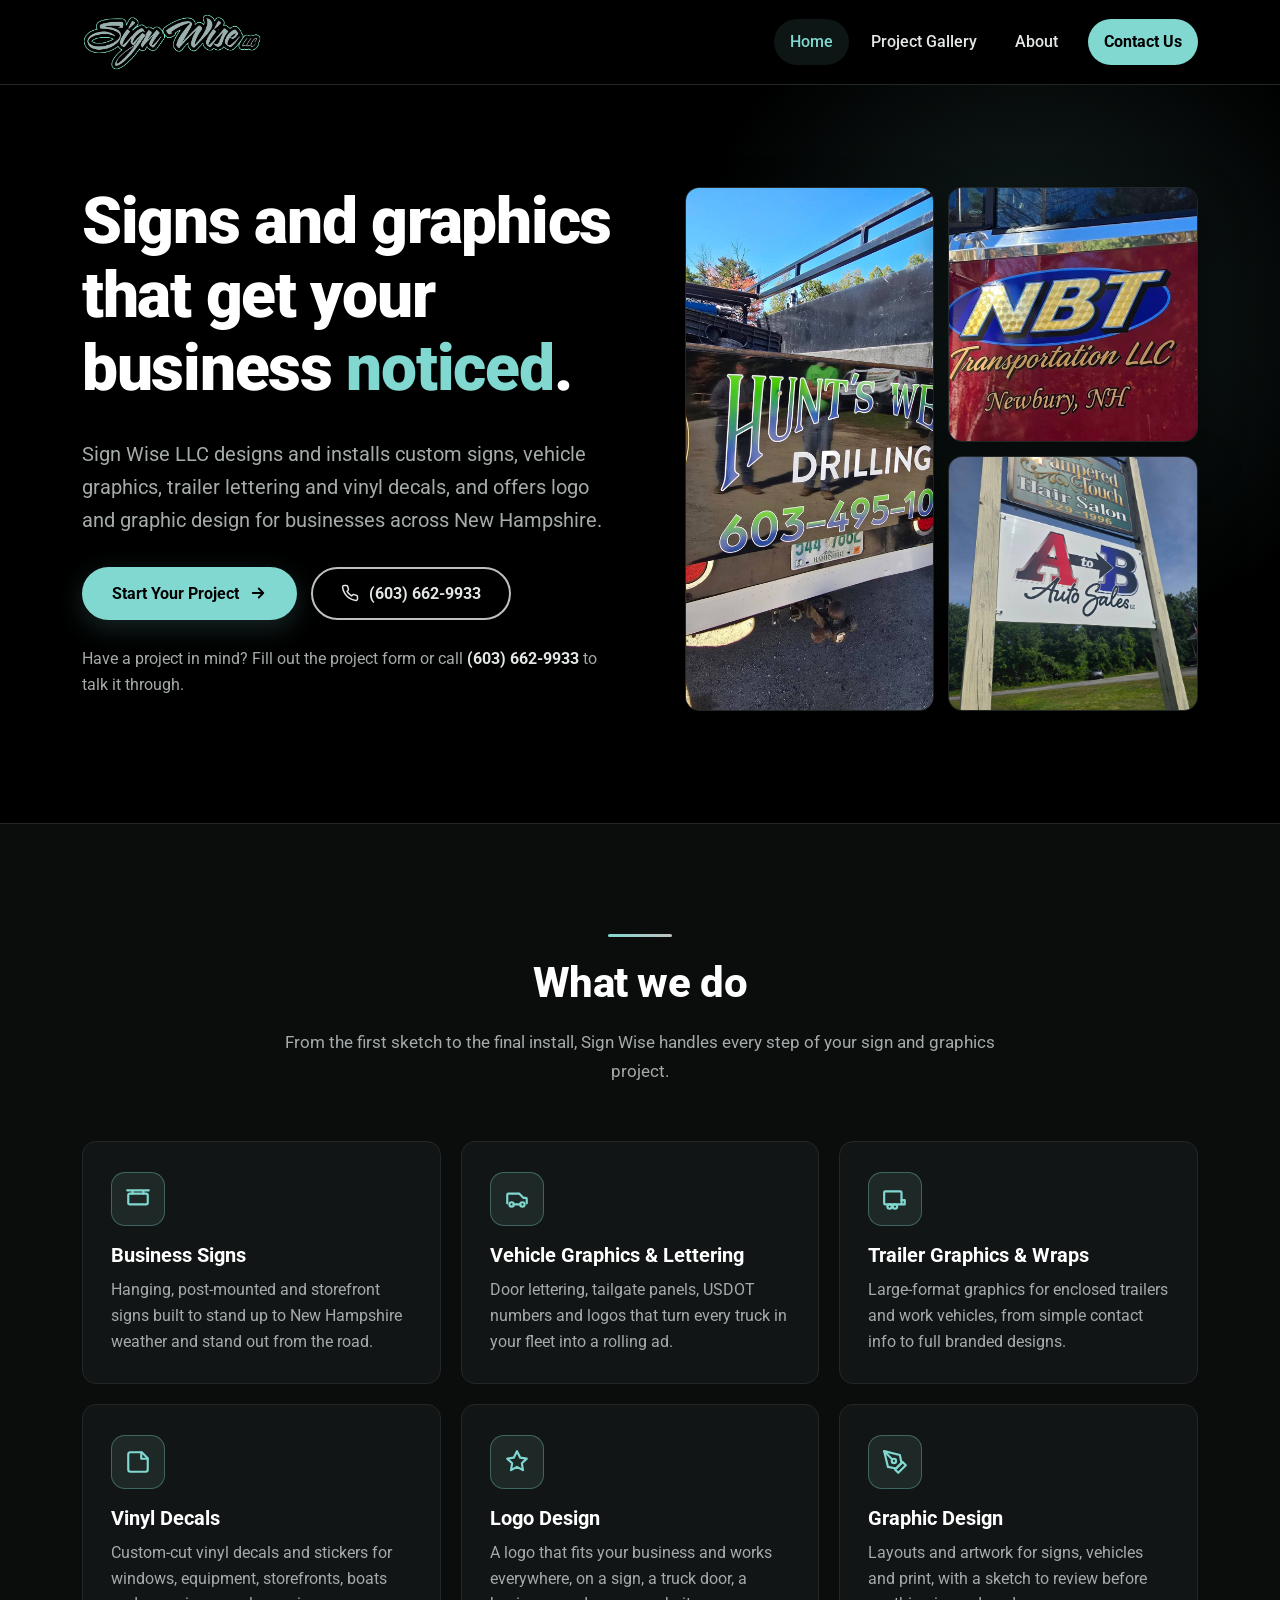
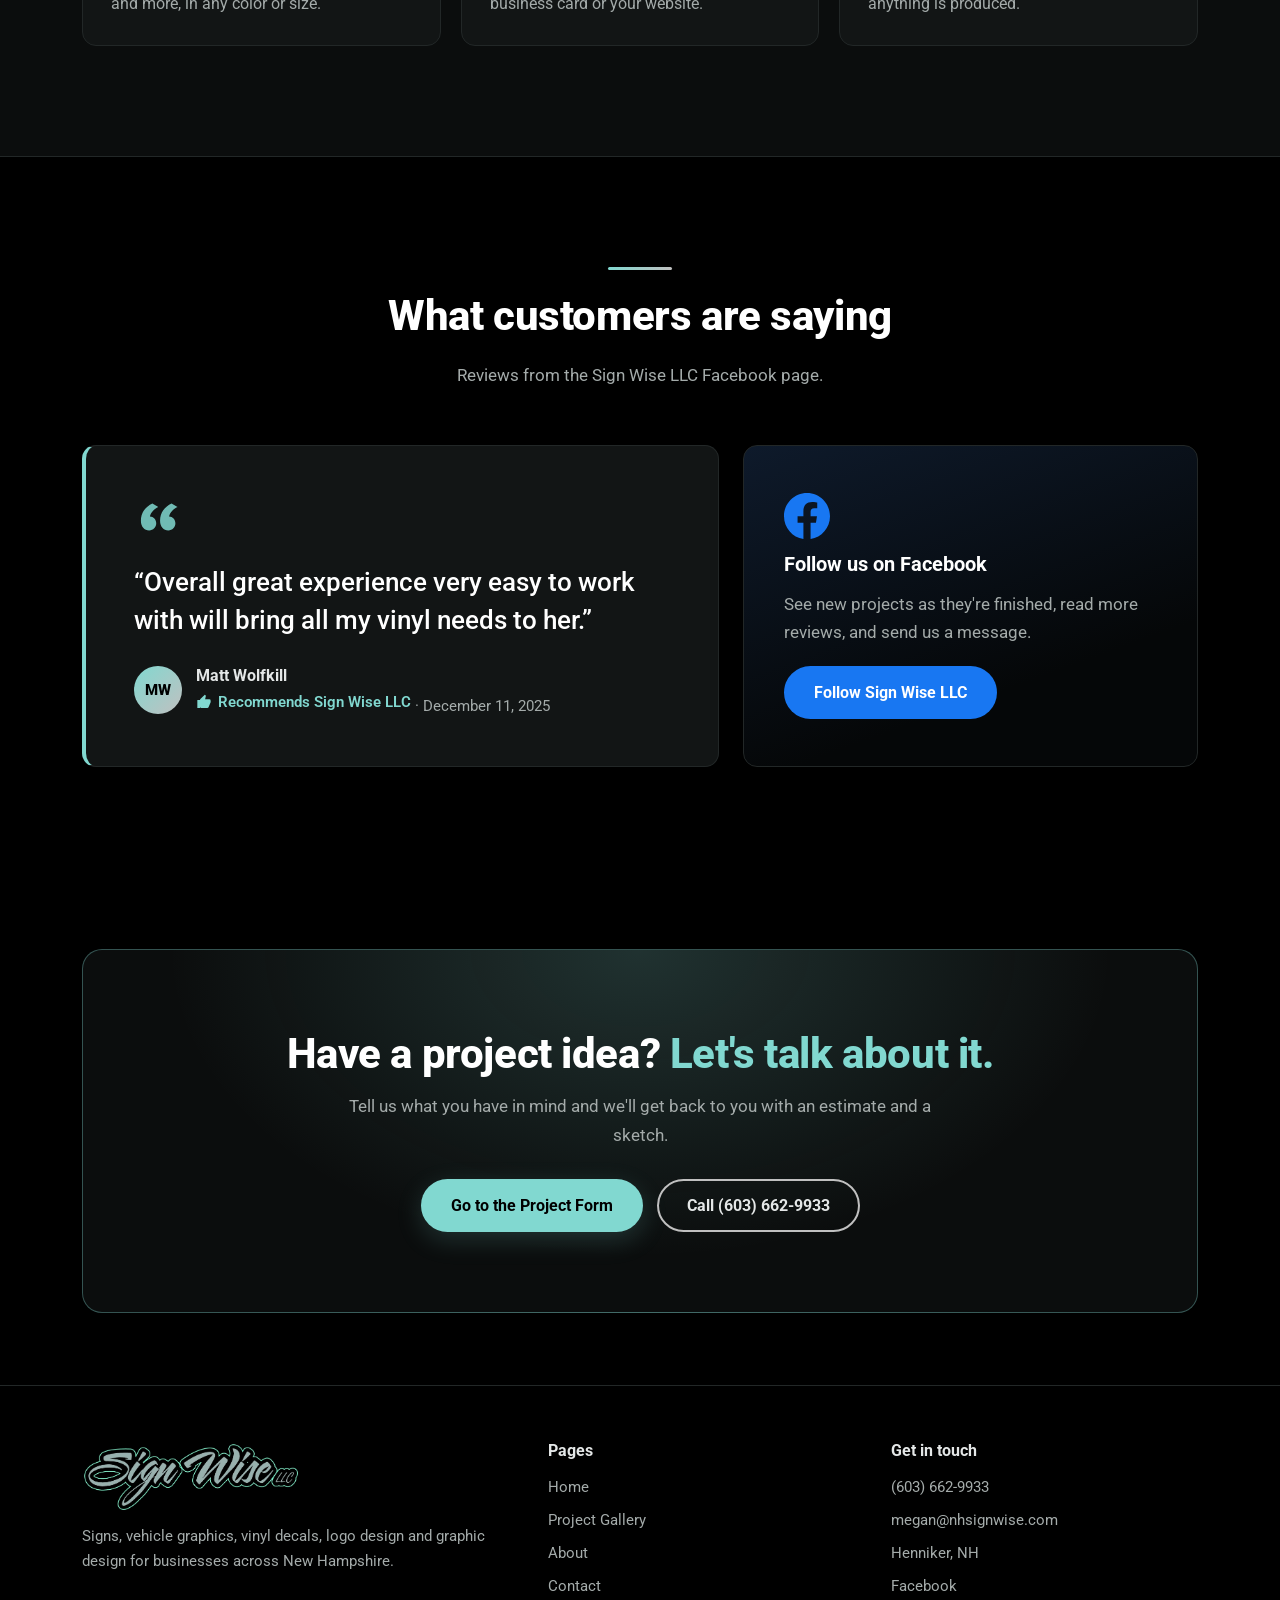
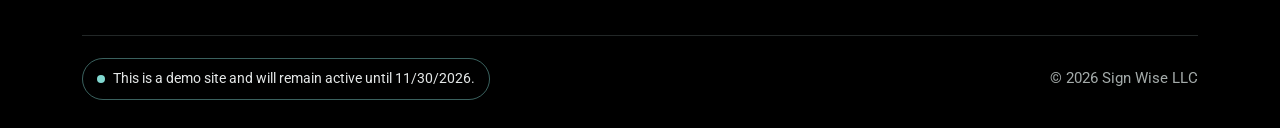
<file: index.html>
﻿<!DOCTYPE html>
<html lang="en">
<head>
  <meta charset="UTF-8">
  <meta name="viewport" content="width=device-width, initial-scale=1.0">
  <title>Sign Wise LLC | Signs, Vehicle Graphics &amp; Vinyl Decals in Henniker, NH</title>
  <meta name="description" content="Sign Wise LLC in Henniker, NH creates custom signs, vehicle graphics and lettering, trailer graphics, vinyl decals, logo design and graphic design for New Hampshire businesses.">
  <link rel="preconnect" href="https://fonts.googleapis.com">
  <link rel="preconnect" href="https://fonts.gstatic.com" crossorigin>
  <link href="https://fonts.googleapis.com/css2?family=Roboto:wght@300;400;500;600;700;800;900&display=swap" rel="stylesheet">
  <link rel="stylesheet" href="assets/css/styles.css">
</head>
<body>
  <a class="skip-link" href="#main">Skip to content</a>

  <header class="site-header">
    <nav class="container nav" aria-label="Main">
      <a class="brand" href="index.html" aria-label="Sign Wise LLC home">
        <img src="assets/images/sign-wise-logo-nav.png" alt="Sign Wise LLC" width="1250" height="402">
      </a>
      <button class="nav-toggle" type="button" aria-expanded="false" aria-controls="nav-links" aria-label="Open menu">
        <svg viewBox="0 0 24 24" fill="none" stroke="currentColor" stroke-width="2" stroke-linecap="round"><path d="M4 7h16M4 12h16M4 17h16"/></svg>
      </button>
      <ul class="nav-links" id="nav-links">
        <li><a href="index.html" aria-current="page">Home</a></li>
        <li><a href="gallery.html">Project Gallery</a></li>
        <li><a href="about.html">About</a></li>
        <li><a class="nav-cta" href="contact.html">Contact Us</a></li>
      </ul>
    </nav>
  </header>

  <main id="main">
    <!-- Hero -->
    <section class="hero">
      <div class="container hero-grid">
        <div>
          <h1>Signs and graphics that get your business <span class="accent">noticed</span>.</h1>
          <p class="hero-lead">Sign Wise LLC designs and installs custom signs, vehicle graphics, trailer lettering and vinyl decals, and offers logo and graphic design for businesses across New Hampshire.</p>
          <div class="btn-row">
            <a class="btn btn--primary" href="contact.html">
              Start Your Project
              <svg viewBox="0 0 24 24" fill="none" stroke="currentColor" stroke-width="2.4" stroke-linecap="round" stroke-linejoin="round"><path d="M5 12h14M13 6l6 6-6 6"/></svg>
            </a>
            <a class="btn btn--outline" href="tel:+16036629933">
              <svg viewBox="0 0 24 24" fill="none" stroke="currentColor" stroke-width="2" stroke-linecap="round" stroke-linejoin="round"><path d="M22 16.92v3a2 2 0 0 1-2.18 2 19.79 19.79 0 0 1-8.63-3.07 19.5 19.5 0 0 1-6-6 19.79 19.79 0 0 1-3.07-8.67A2 2 0 0 1 4.11 2h3a2 2 0 0 1 2 1.72c.13.96.36 1.9.7 2.81a2 2 0 0 1-.45 2.11L8.09 9.91a16 16 0 0 0 6 6l1.27-1.27a2 2 0 0 1 2.11-.45c.91.34 1.85.57 2.81.7A2 2 0 0 1 22 16.92z"/></svg>
              (603) 662-9933
            </a>
          </div>
          <p class="hero-call">Have a project in mind? Fill out the project form or call <a href="tel:+16036629933">(603) 662-9933</a> to talk it through.</p>
        </div>
        <div class="hero-collage">
          <figure><img src="assets/images/hunts-well-drilling-tailgate.jpg" alt="Hunt's Well Drilling truck tailgate with green and blue gradient lettering"></figure>
          <figure><img src="assets/images/nbt-transportation-door.jpg" alt="NBT Transportation LLC gold and blue logo on a red truck door"></figure>
          <figure><img src="assets/images/a-to-b-auto-sales-sign.jpg" alt="A to B Auto Sales roadside sign"></figure>
        </div>
      </div>
    </section>

    <!-- Services -->
    <section class="section section--surface" id="services">
      <div class="container">
        <div class="section-head">
          <hr class="rule">
          <h2>What we do</h2>
          <p>From the first sketch to the final install, Sign Wise handles every step of your sign and graphics project.</p>
        </div>
        <div class="services-grid">
          <article class="service-card">
            <div class="service-icon"><svg viewBox="0 0 24 24" fill="none" stroke="currentColor" stroke-width="2" stroke-linecap="round" stroke-linejoin="round"><rect x="3" y="7" width="18" height="10" rx="1.5"/><path d="M7 7V4M17 7V4M2 4h20"/></svg></div>
            <h3>Business Signs</h3>
            <p>Hanging, post-mounted and storefront signs built to stand up to New Hampshire weather and stand out from the road.</p>
          </article>
          <article class="service-card">
            <div class="service-icon"><svg viewBox="0 0 24 24" fill="none" stroke="currentColor" stroke-width="2" stroke-linecap="round" stroke-linejoin="round"><path d="M3 16V8a1 1 0 0 1 1-1h10l4 4h2a1 1 0 0 1 1 1v4"/><circle cx="7" cy="17" r="2"/><circle cx="17" cy="17" r="2"/><path d="M9 17h6"/></svg></div>
            <h3>Vehicle Graphics &amp; Lettering</h3>
            <p>Door lettering, tailgate panels, USDOT numbers and logos that turn every truck in your fleet into a rolling ad.</p>
          </article>
          <article class="service-card">
            <div class="service-icon"><svg viewBox="0 0 24 24" fill="none" stroke="currentColor" stroke-width="2" stroke-linecap="round" stroke-linejoin="round"><rect x="2" y="5" width="16" height="12" rx="1"/><path d="M18 13h3v4h-3"/><circle cx="7" cy="19" r="2"/><circle cx="12" cy="19" r="2"/></svg></div>
            <h3>Trailer Graphics &amp; Wraps</h3>
            <p>Large-format graphics for enclosed trailers and work vehicles, from simple contact info to full branded designs.</p>
          </article>
          <article class="service-card">
            <div class="service-icon"><svg viewBox="0 0 24 24" fill="none" stroke="currentColor" stroke-width="2" stroke-linecap="round" stroke-linejoin="round"><path d="M15.5 3H5a2 2 0 0 0-2 2v14a2 2 0 0 0 2 2h14a2 2 0 0 0 2-2V8.5z"/><path d="M15 3v6h6"/></svg></div>
            <h3>Vinyl Decals</h3>
            <p>Custom-cut vinyl decals and stickers for windows, equipment, storefronts, boats and more, in any color or size.</p>
          </article>
          <article class="service-card">
            <div class="service-icon"><svg viewBox="0 0 24 24" fill="none" stroke="currentColor" stroke-width="2" stroke-linecap="round" stroke-linejoin="round"><path d="M12 2l3 6 6 .9-4.5 4.3 1 6.3L12 16.5 6.5 19.5l1-6.3L3 8.9 9 8z"/></svg></div>
            <h3>Logo Design</h3>
            <p>A logo that fits your business and works everywhere, on a sign, a truck door, a business card or your website.</p>
          </article>
          <article class="service-card">
            <div class="service-icon"><svg viewBox="0 0 24 24" fill="none" stroke="currentColor" stroke-width="2" stroke-linecap="round" stroke-linejoin="round"><path d="M12 19l7-7 3 3-7 7z"/><path d="M18 13l-1.5-7.5L2 2l3.5 14.5L13 18z"/><path d="M2 2l7.6 7.6"/><circle cx="11" cy="11" r="2"/></svg></div>
            <h3>Graphic Design</h3>
            <p>Layouts and artwork for signs, vehicles and print, with a sketch to review before anything is produced.</p>
          </article>
        </div>
      </div>
    </section>

    <!-- Testimonial + Facebook -->
    <section class="section">
      <div class="container">
        <div class="section-head">
          <hr class="rule">
          <h2>What customers are saying</h2>
          <p>Reviews from the Sign Wise LLC Facebook page.</p>
        </div>
        <div class="testimonial-wrap">
          <figure class="testimonial">
            <svg class="quote-mark" viewBox="0 0 24 24" fill="currentColor" aria-hidden="true"><path d="M9.6 5C6 6.6 3.6 9.9 3.6 13.9 3.6 17 5.4 19 7.9 19c2.1 0 3.7-1.6 3.7-3.7 0-2-1.4-3.5-3.3-3.6.5-2.1 2.2-3.9 4.4-4.9zm10 0c-3.6 1.6-6 4.9-6 8.9 0 3.1 1.8 5.1 4.3 5.1 2.1 0 3.7-1.6 3.7-3.7 0-2-1.4-3.5-3.3-3.6.5-2.1 2.2-3.9 4.4-4.9z"/></svg>
            <blockquote>“Overall great experience very easy to work with will bring all my vinyl needs to her.”</blockquote>
            <figcaption>
              <span class="avatar" aria-hidden="true">MW</span>
              <span>
                <strong>Matt Wolfkill</strong>
                <span class="recommends">
                  <svg viewBox="0 0 24 24" fill="currentColor" aria-hidden="true"><path d="M2 21h4V9H2zm20-11a2 2 0 0 0-2-2h-6.3l1-4.6v-.3c0-.4-.2-.8-.4-1.1L13.2 1 6.6 7.6C6.2 8 6 8.5 6 9v10a2 2 0 0 0 2 2h9c.8 0 1.5-.5 1.8-1.2l3-7.1c.1-.2.2-.5.2-.7z"/></svg>
                  Recommends Sign Wise LLC
                </span>
                · December 11, 2025
              </span>
            </figcaption>
          </figure>
          <div class="fb-card">
            <svg class="fb-logo" viewBox="0 0 24 24" fill="currentColor" aria-hidden="true"><path d="M24 12.07C24 5.41 18.63 0 12 0S0 5.4 0 12.07C0 18.1 4.39 23.1 10.13 24v-8.44H7.08v-3.49h3.04V9.41c0-3.02 1.8-4.7 4.54-4.7 1.31 0 2.68.24 2.68.24v2.97h-1.5c-1.5 0-1.96.93-1.96 1.89v2.26h3.32l-.53 3.5h-2.8V24C19.62 23.1 24 18.1 24 12.07"/></svg>
            <h3>Follow us on Facebook</h3>
            <p>See new projects as they're finished, read more reviews, and send us a message.</p>
            <a class="btn btn--facebook" href="https://www.facebook.com/profile.php?id=61576280754447" target="_blank" rel="noopener">Follow Sign Wise LLC</a>
          </div>
        </div>
      </div>
    </section>

    <!-- CTA -->
    <section class="section--tight">
      <div class="container">
        <div class="cta-band">
          <h2>Have a project idea? <span class="accent">Let's talk about it.</span></h2>
          <p>Tell us what you have in mind and we'll get back to you with an estimate and a sketch.</p>
          <div class="btn-row">
            <a class="btn btn--primary" href="contact.html">Go to the Project Form</a>
            <a class="btn btn--outline" href="tel:+16036629933">Call (603) 662-9933</a>
          </div>
        </div>
      </div>
    </section>
  </main>

  <footer class="site-footer">
    <div class="container">
      <div class="footer-grid">
        <div>
          <img src="assets/images/sign-wise-logo-nav.png" alt="Sign Wise LLC" width="1250" height="402" loading="lazy">
          <p>Signs, vehicle graphics, vinyl decals, logo design and graphic design for businesses across New Hampshire.</p>
        </div>
        <div>
          <h4>Pages</h4>
          <ul>
            <li><a href="index.html">Home</a></li>
            <li><a href="gallery.html">Project Gallery</a></li>
            <li><a href="about.html">About</a></li>
            <li><a href="contact.html">Contact</a></li>
          </ul>
        </div>
        <div>
          <h4>Get in touch</h4>
          <ul>
            <li><a href="tel:+16036629933">(603) 662-9933</a></li>
            <li><a href="mailto:megan@nhsignwise.com">megan@nhsignwise.com</a></li>
            <li>Henniker, NH</li>
            <li><a href="https://www.facebook.com/profile.php?id=61576280754447" target="_blank" rel="noopener">Facebook</a></li>
          </ul>
        </div>
      </div>
      <div class="footer-demo">
        <span class="demo-pill">This is a demo site and will remain active until 11/30/2026.</span>
        <span>&copy; <span data-year>2026</span> Sign Wise LLC</span>
      </div>
    </div>
  </footer>

  <script src="assets/js/main.js"></script>
</body>
</html>
</file>
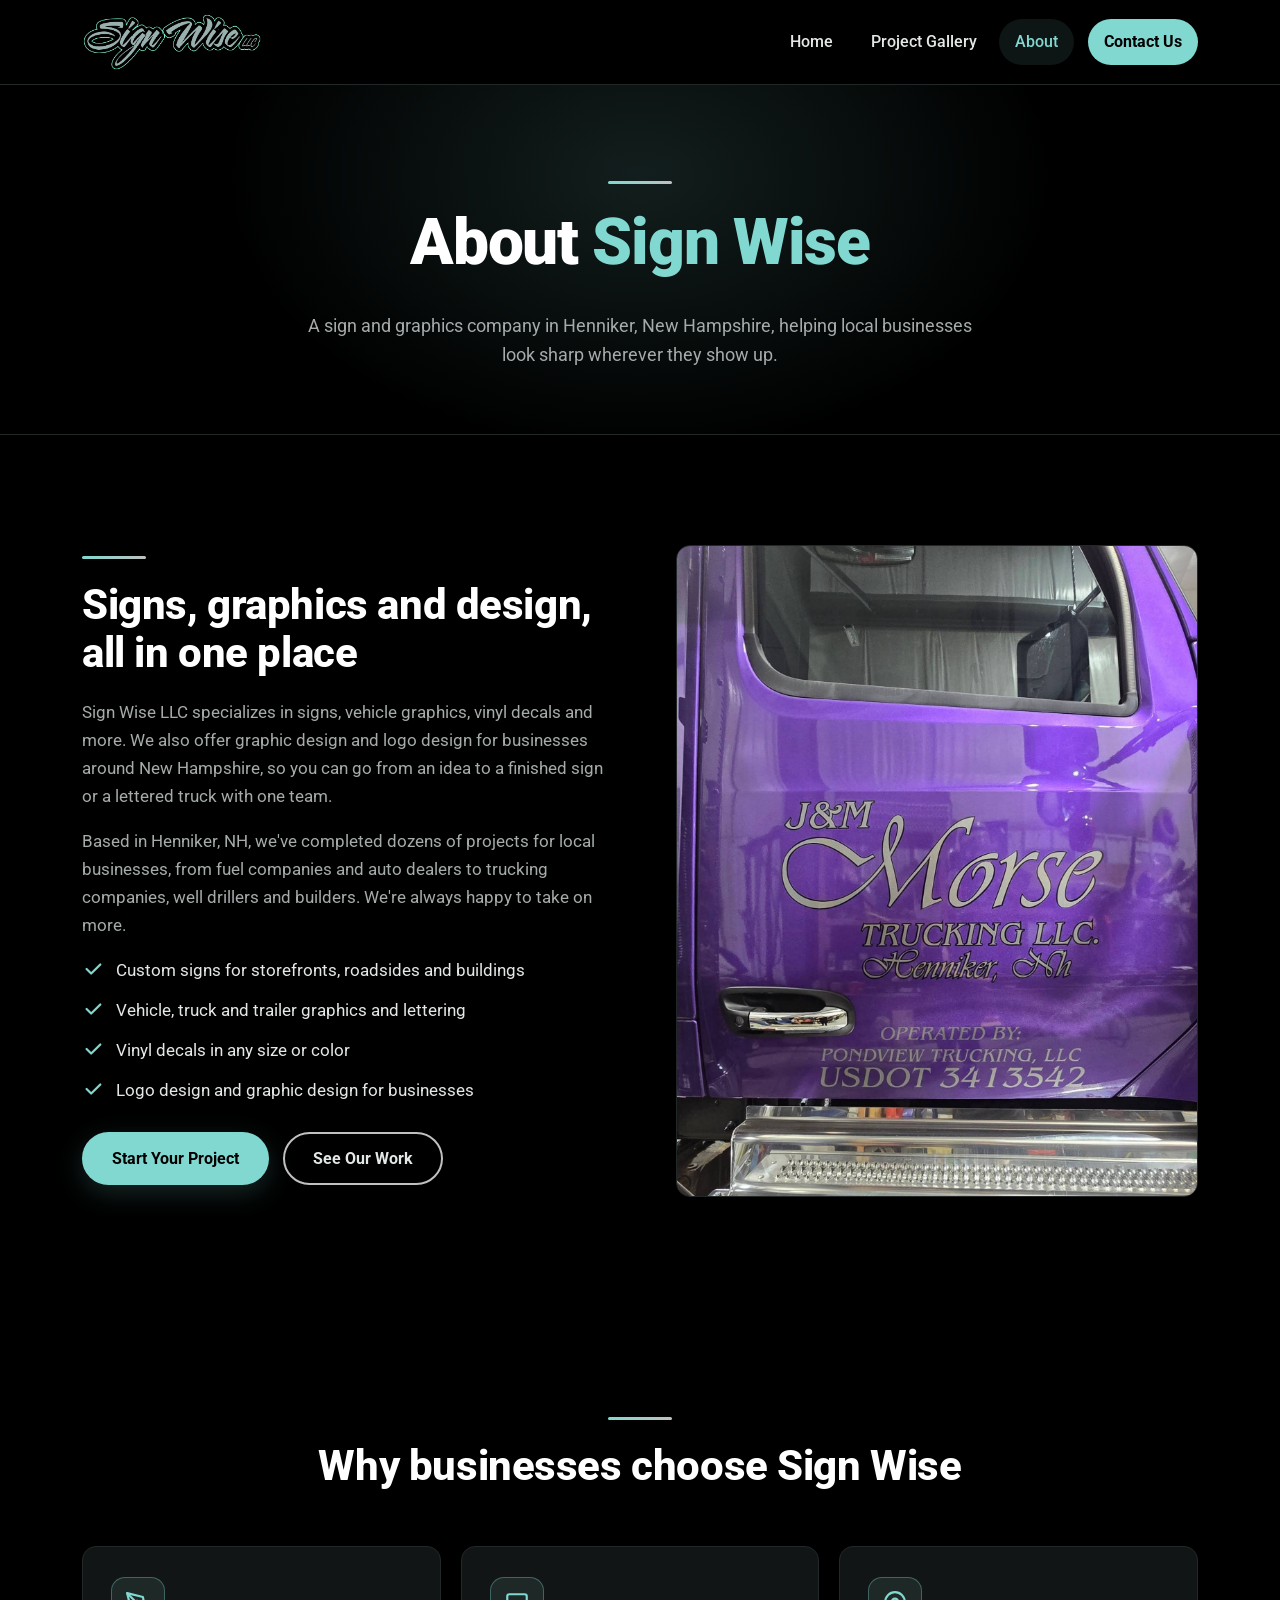
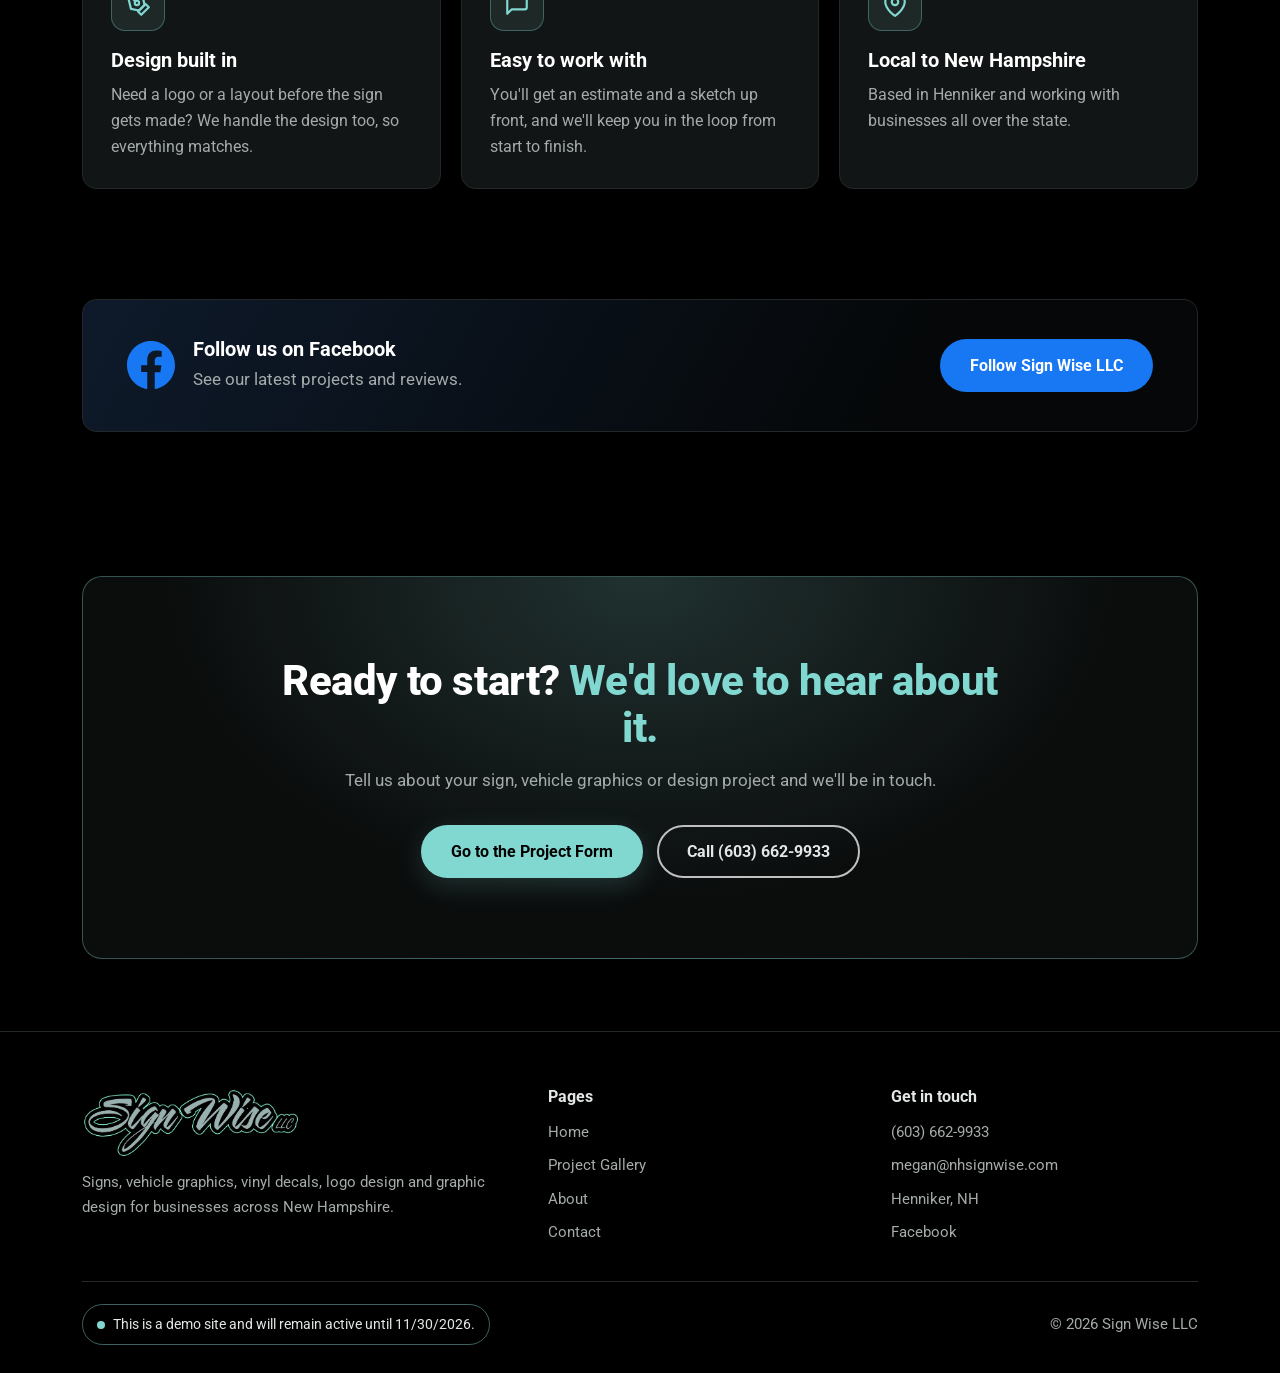
<file: about.html>
﻿<!DOCTYPE html>
<html lang="en">
<head>
  <meta charset="UTF-8">
  <meta name="viewport" content="width=device-width, initial-scale=1.0">
  <title>About | Sign Wise LLC in Henniker, NH</title>
  <meta name="description" content="Sign Wise LLC is a Henniker, NH sign and graphics company specializing in signs, vehicle graphics, vinyl decals, logo design and graphic design.">
  <link rel="preconnect" href="https://fonts.googleapis.com">
  <link rel="preconnect" href="https://fonts.gstatic.com" crossorigin>
  <link href="https://fonts.googleapis.com/css2?family=Roboto:wght@300;400;500;600;700;800;900&display=swap" rel="stylesheet">
  <link rel="stylesheet" href="assets/css/styles.css">
</head>
<body>
  <a class="skip-link" href="#main">Skip to content</a>

  <header class="site-header">
    <nav class="container nav" aria-label="Main">
      <a class="brand" href="index.html" aria-label="Sign Wise LLC home">
        <img src="assets/images/sign-wise-logo-nav.png" alt="Sign Wise LLC" width="1250" height="402">
      </a>
      <button class="nav-toggle" type="button" aria-expanded="false" aria-controls="nav-links" aria-label="Open menu">
        <svg viewBox="0 0 24 24" fill="none" stroke="currentColor" stroke-width="2" stroke-linecap="round"><path d="M4 7h16M4 12h16M4 17h16"/></svg>
      </button>
      <ul class="nav-links" id="nav-links">
        <li><a href="index.html">Home</a></li>
        <li><a href="gallery.html">Project Gallery</a></li>
        <li><a href="about.html" aria-current="page">About</a></li>
        <li><a class="nav-cta" href="contact.html">Contact Us</a></li>
      </ul>
    </nav>
  </header>

  <main id="main">
    <section class="page-banner">
      <div class="container">
        <hr class="rule">
        <h1>About <span class="accent">Sign Wise</span></h1>
        <p>A sign and graphics company in Henniker, New Hampshire, helping local businesses look sharp wherever they show up.</p>
      </div>
    </section>

    <section class="section">
      <div class="container split">
        <div>
          <hr class="rule rule--left">
          <h2>Signs, graphics and design, all in one place</h2>
          <p>Sign Wise LLC specializes in signs, vehicle graphics, vinyl decals and more. We also offer graphic design and logo design for businesses around New Hampshire, so you can go from an idea to a finished sign or a lettered truck with one team.</p>
          <p>Based in Henniker, NH, we've completed dozens of projects for local businesses, from fuel companies and auto dealers to trucking companies, well drillers and builders. We're always happy to take on more.</p>
          <ul class="check-list">
            <li><svg viewBox="0 0 24 24" fill="none" stroke="currentColor" stroke-width="2.4" stroke-linecap="round" stroke-linejoin="round"><path d="M5 12l5 5L20 7"/></svg>Custom signs for storefronts, roadsides and buildings</li>
            <li><svg viewBox="0 0 24 24" fill="none" stroke="currentColor" stroke-width="2.4" stroke-linecap="round" stroke-linejoin="round"><path d="M5 12l5 5L20 7"/></svg>Vehicle, truck and trailer graphics and lettering</li>
            <li><svg viewBox="0 0 24 24" fill="none" stroke="currentColor" stroke-width="2.4" stroke-linecap="round" stroke-linejoin="round"><path d="M5 12l5 5L20 7"/></svg>Vinyl decals in any size or color</li>
            <li><svg viewBox="0 0 24 24" fill="none" stroke="currentColor" stroke-width="2.4" stroke-linecap="round" stroke-linejoin="round"><path d="M5 12l5 5L20 7"/></svg>Logo design and graphic design for businesses</li>
          </ul>
          <div class="btn-row">
            <a class="btn btn--primary" href="contact.html">Start Your Project</a>
            <a class="btn btn--outline" href="gallery.html">See Our Work</a>
          </div>
        </div>
        <div class="split-media">
          <img src="assets/images/jm-morse-trucking-door.jpg" alt="J&amp;M Morse Trucking LLC lettering on a purple truck door, Henniker, NH">
        </div>
      </div>
    </section>

    <section class="section">
      <div class="container">
        <div class="section-head">
          <hr class="rule">
          <h2>Why businesses choose Sign Wise</h2>
        </div>
        <div class="services-grid">
          <article class="service-card">
            <div class="service-icon"><svg viewBox="0 0 24 24" fill="none" stroke="currentColor" stroke-width="2" stroke-linecap="round" stroke-linejoin="round"><path d="M12 19l7-7 3 3-7 7z"/><path d="M18 13l-1.5-7.5L2 2l3.5 14.5L13 18z"/><path d="M2 2l7.6 7.6"/><circle cx="11" cy="11" r="2"/></svg></div>
            <h3>Design built in</h3>
            <p>Need a logo or a layout before the sign gets made? We handle the design too, so everything matches.</p>
          </article>
          <article class="service-card">
            <div class="service-icon"><svg viewBox="0 0 24 24" fill="none" stroke="currentColor" stroke-width="2" stroke-linecap="round" stroke-linejoin="round"><path d="M21 15a2 2 0 0 1-2 2H7l-4 4V5a2 2 0 0 1 2-2h14a2 2 0 0 1 2 2z"/></svg></div>
            <h3>Easy to work with</h3>
            <p>You'll get an estimate and a sketch up front, and we'll keep you in the loop from start to finish.</p>
          </article>
          <article class="service-card">
            <div class="service-icon"><svg viewBox="0 0 24 24" fill="none" stroke="currentColor" stroke-width="2" stroke-linecap="round" stroke-linejoin="round"><path d="M21 10c0 7-9 13-9 13s-9-6-9-13a9 9 0 0 1 18 0z"/><circle cx="12" cy="10" r="3"/></svg></div>
            <h3>Local to New Hampshire</h3>
            <p>Based in Henniker and working with businesses all over the state.</p>
          </article>
        </div>
      </div>
    </section>

    <section class="section--tight" style="padding-top:0">
      <div class="container">
        <div class="fb-band">
          <div class="fb-band-text">
            <svg viewBox="0 0 24 24" fill="currentColor" aria-hidden="true"><path d="M24 12.07C24 5.41 18.63 0 12 0S0 5.4 0 12.07C0 18.1 4.39 23.1 10.13 24v-8.44H7.08v-3.49h3.04V9.41c0-3.02 1.8-4.7 4.54-4.7 1.31 0 2.68.24 2.68.24v2.97h-1.5c-1.5 0-1.96.93-1.96 1.89v2.26h3.32l-.53 3.5h-2.8V24C19.62 23.1 24 18.1 24 12.07"/></svg>
            <div>
              <h3>Follow us on Facebook</h3>
              <p>See our latest projects and reviews.</p>
            </div>
          </div>
          <a class="btn btn--facebook" href="https://www.facebook.com/profile.php?id=61576280754447" target="_blank" rel="noopener">Follow Sign Wise LLC</a>
        </div>
      </div>
    </section>

    <section class="section--tight">
      <div class="container">
        <div class="cta-band">
          <h2>Ready to start? <span class="accent">We'd love to hear about it.</span></h2>
          <p>Tell us about your sign, vehicle graphics or design project and we'll be in touch.</p>
          <div class="btn-row">
            <a class="btn btn--primary" href="contact.html">Go to the Project Form</a>
            <a class="btn btn--outline" href="tel:+16036629933">Call (603) 662-9933</a>
          </div>
        </div>
      </div>
    </section>
  </main>

  <footer class="site-footer">
    <div class="container">
      <div class="footer-grid">
        <div>
          <img src="assets/images/sign-wise-logo-nav.png" alt="Sign Wise LLC" width="1250" height="402" loading="lazy">
          <p>Signs, vehicle graphics, vinyl decals, logo design and graphic design for businesses across New Hampshire.</p>
        </div>
        <div>
          <h4>Pages</h4>
          <ul>
            <li><a href="index.html">Home</a></li>
            <li><a href="gallery.html">Project Gallery</a></li>
            <li><a href="about.html">About</a></li>
            <li><a href="contact.html">Contact</a></li>
          </ul>
        </div>
        <div>
          <h4>Get in touch</h4>
          <ul>
            <li><a href="tel:+16036629933">(603) 662-9933</a></li>
            <li><a href="mailto:megan@nhsignwise.com">megan@nhsignwise.com</a></li>
            <li>Henniker, NH</li>
            <li><a href="https://www.facebook.com/profile.php?id=61576280754447" target="_blank" rel="noopener">Facebook</a></li>
          </ul>
        </div>
      </div>
      <div class="footer-demo">
        <span class="demo-pill">This is a demo site and will remain active until 11/30/2026.</span>
        <span>&copy; <span data-year>2026</span> Sign Wise LLC</span>
      </div>
    </div>
  </footer>

  <script src="assets/js/main.js"></script>
</body>
</html>
</file>
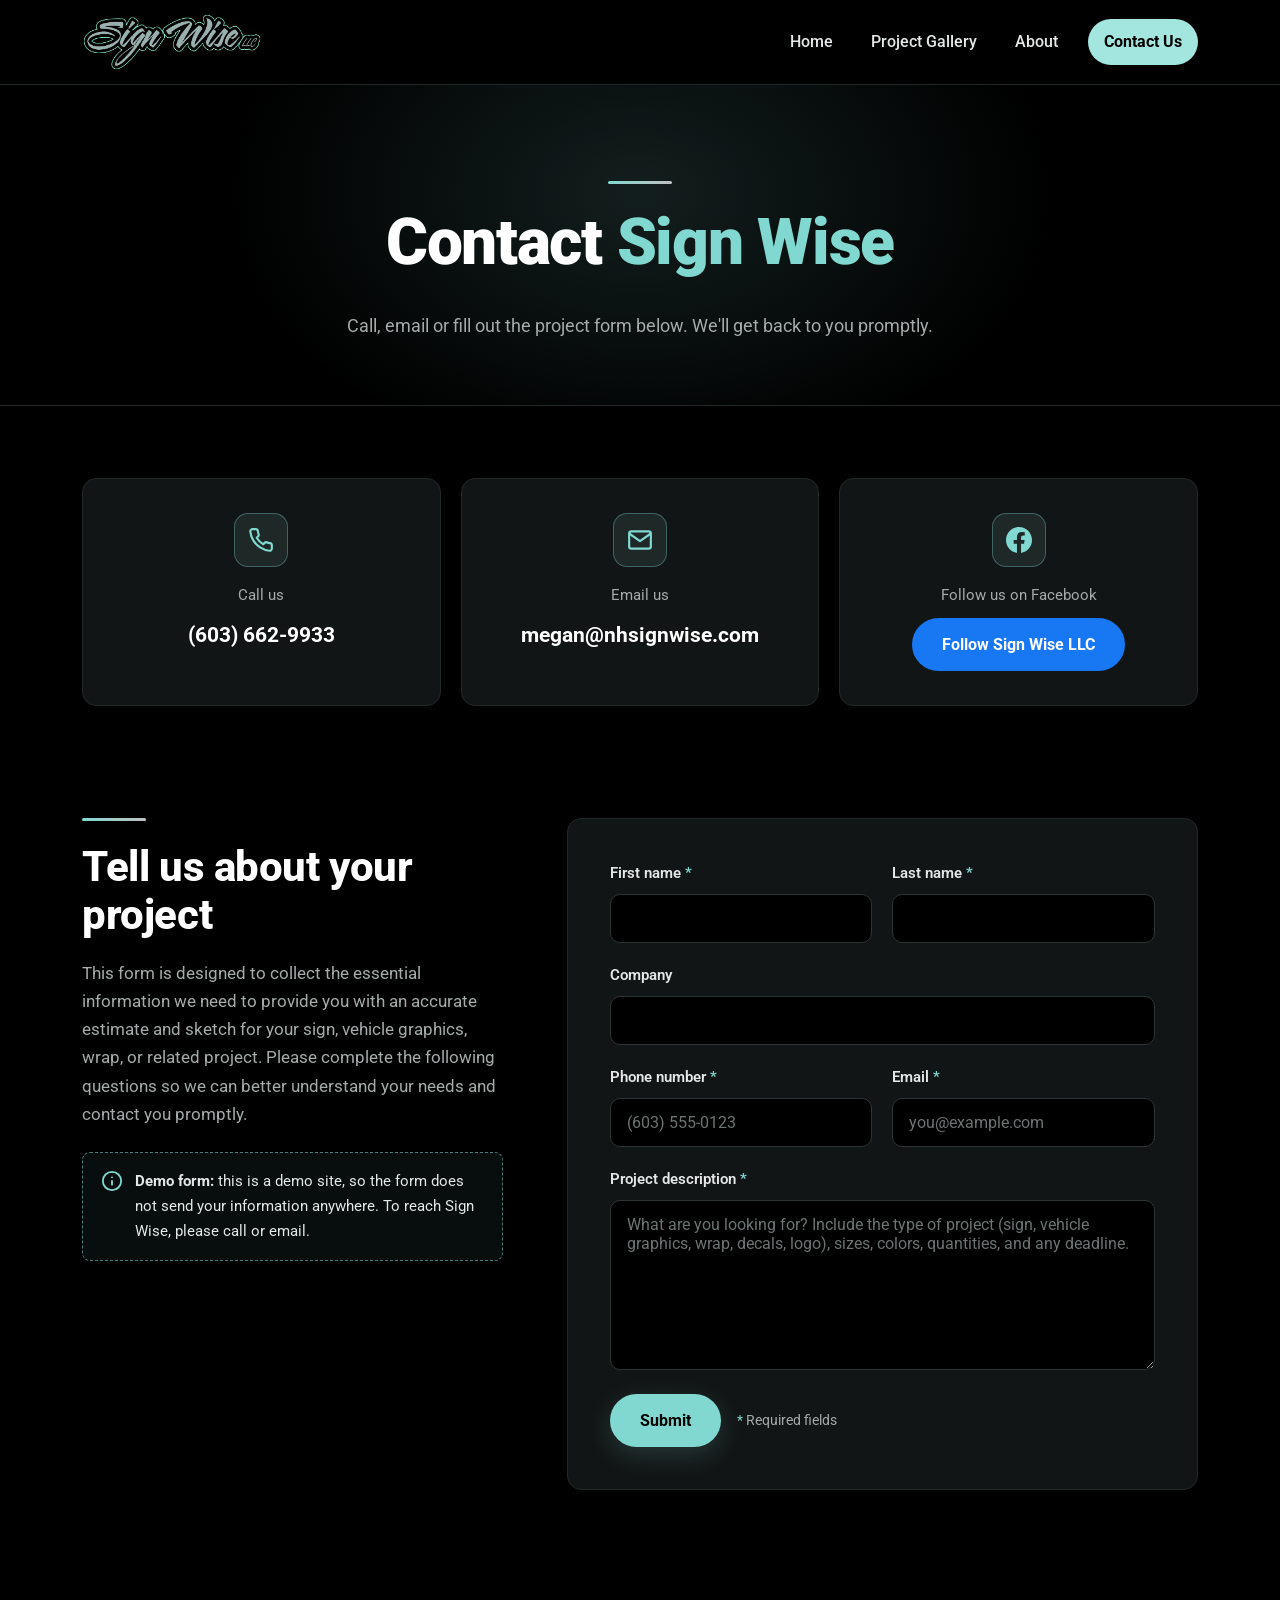
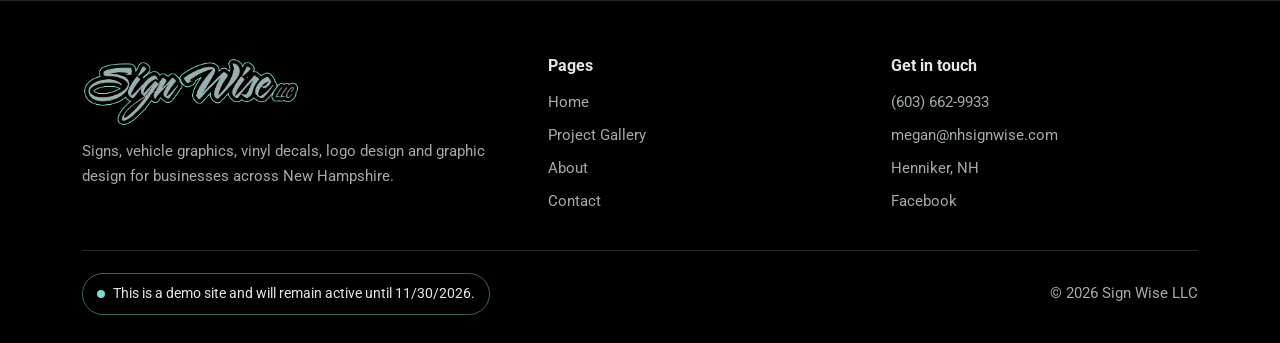
<file: contact.html>
﻿<!DOCTYPE html>
<html lang="en">
<head>
  <meta charset="UTF-8">
  <meta name="viewport" content="width=device-width, initial-scale=1.0">
  <title>Contact | Sign Wise LLC</title>
  <meta name="description" content="Contact Sign Wise LLC in Henniker, NH for an estimate and sketch for your sign, vehicle graphics, wrap or vinyl project. Call (603) 662-9933.">
  <link rel="preconnect" href="https://fonts.googleapis.com">
  <link rel="preconnect" href="https://fonts.gstatic.com" crossorigin>
  <link href="https://fonts.googleapis.com/css2?family=Roboto:wght@300;400;500;600;700;800;900&display=swap" rel="stylesheet">
  <link rel="stylesheet" href="assets/css/styles.css">
</head>
<body>
  <a class="skip-link" href="#main">Skip to content</a>

  <header class="site-header">
    <nav class="container nav" aria-label="Main">
      <a class="brand" href="index.html" aria-label="Sign Wise LLC home">
        <img src="assets/images/sign-wise-logo-nav.png" alt="Sign Wise LLC" width="1250" height="402">
      </a>
      <button class="nav-toggle" type="button" aria-expanded="false" aria-controls="nav-links" aria-label="Open menu">
        <svg viewBox="0 0 24 24" fill="none" stroke="currentColor" stroke-width="2" stroke-linecap="round"><path d="M4 7h16M4 12h16M4 17h16"/></svg>
      </button>
      <ul class="nav-links" id="nav-links">
        <li><a href="index.html">Home</a></li>
        <li><a href="gallery.html">Project Gallery</a></li>
        <li><a href="about.html">About</a></li>
        <li><a class="nav-cta" href="contact.html" aria-current="page">Contact Us</a></li>
      </ul>
    </nav>
  </header>

  <main id="main">
    <section class="page-banner">
      <div class="container">
        <hr class="rule">
        <h1>Contact <span class="accent">Sign Wise</span></h1>
        <p>Call, email or fill out the project form below. We'll get back to you promptly.</p>
      </div>
    </section>

    <!-- Contact info first -->
    <section class="section--tight">
      <div class="container">
        <div class="contact-cards">
          <a class="contact-card" href="tel:+16036629933">
            <span class="service-icon"><svg viewBox="0 0 24 24" fill="none" stroke="currentColor" stroke-width="2" stroke-linecap="round" stroke-linejoin="round"><path d="M22 16.92v3a2 2 0 0 1-2.18 2 19.79 19.79 0 0 1-8.63-3.07 19.5 19.5 0 0 1-6-6 19.79 19.79 0 0 1-3.07-8.67A2 2 0 0 1 4.11 2h3a2 2 0 0 1 2 1.72c.13.96.36 1.9.7 2.81a2 2 0 0 1-.45 2.11L8.09 9.91a16 16 0 0 0 6 6l1.27-1.27a2 2 0 0 1 2.11-.45c.91.34 1.85.57 2.81.7A2 2 0 0 1 22 16.92z"/></svg></span>
            <span class="label">Call us</span>
            <span class="value">(603) 662-9933</span>
          </a>
          <a class="contact-card" href="mailto:megan@nhsignwise.com">
            <span class="service-icon"><svg viewBox="0 0 24 24" fill="none" stroke="currentColor" stroke-width="2" stroke-linecap="round" stroke-linejoin="round"><rect x="2" y="4" width="20" height="16" rx="2"/><path d="M22 6l-10 7L2 6"/></svg></span>
            <span class="label">Email us</span>
            <span class="value">megan@nhsignwise.com</span>
          </a>
          <div class="contact-card">
            <span class="service-icon"><svg viewBox="0 0 24 24" fill="currentColor" aria-hidden="true"><path d="M24 12.07C24 5.41 18.63 0 12 0S0 5.4 0 12.07C0 18.1 4.39 23.1 10.13 24v-8.44H7.08v-3.49h3.04V9.41c0-3.02 1.8-4.7 4.54-4.7 1.31 0 2.68.24 2.68.24v2.97h-1.5c-1.5 0-1.96.93-1.96 1.89v2.26h3.32l-.53 3.5h-2.8V24C19.62 23.1 24 18.1 24 12.07"/></svg></span>
            <span class="label">Follow us on Facebook</span>
            <a class="btn btn--facebook" href="https://www.facebook.com/profile.php?id=61576280754447" target="_blank" rel="noopener">Follow Sign Wise LLC</a>
          </div>
        </div>
      </div>
    </section>

    <!-- Form -->
    <section class="section" style="padding-top:clamp(24px,4vw,40px)">
      <div class="container form-layout">
        <div class="form-aside">
          <hr class="rule rule--left">
          <h2>Tell us about your project</h2>
          <p>This form is designed to collect the essential information we need to provide you with an accurate estimate and sketch for your sign, vehicle graphics, wrap, or related project. Please complete the following questions so we can better understand your needs and contact you promptly.</p>
          <div class="demo-note">
            <svg viewBox="0 0 24 24" fill="none" stroke="currentColor" stroke-width="2" stroke-linecap="round" stroke-linejoin="round"><circle cx="12" cy="12" r="10"/><path d="M12 16v-4M12 8h.01"/></svg>
            <span><strong>Demo form:</strong> this is a demo site, so the form does not send your information anywhere. To reach Sign Wise, please call or email.</span>
          </div>
        </div>

        <div class="form-card">
          <form id="estimate-form" novalidate>
            <div class="form-grid">
              <div class="field">
                <label for="first-name">First name <span class="req">*</span></label>
                <input id="first-name" name="first_name" type="text" autocomplete="given-name" required>
              </div>
              <div class="field">
                <label for="last-name">Last name <span class="req">*</span></label>
                <input id="last-name" name="last_name" type="text" autocomplete="family-name" required>
              </div>
              <div class="field field--full">
                <label for="company">Company</label>
                <input id="company" name="company" type="text" autocomplete="organization">
              </div>
              <div class="field">
                <label for="phone">Phone number <span class="req">*</span></label>
                <input id="phone" name="phone" type="tel" autocomplete="tel" placeholder="(603) 555-0123" required>
              </div>
              <div class="field">
                <label for="email">Email <span class="req">*</span></label>
                <input id="email" name="email" type="email" autocomplete="email" placeholder="you@example.com" required>
              </div>
              <div class="field field--full">
                <label for="description">Project description <span class="req">*</span></label>
                <textarea id="description" name="description" placeholder="What are you looking for? Include the type of project (sign, vehicle graphics, wrap, decals, logo), sizes, colors, quantities, and any deadline." required></textarea>
              </div>
            </div>
            <div class="form-actions">
              <button class="btn btn--primary" type="submit">Submit</button>
              <small><span class="accent">*</span> Required fields</small>
            </div>
            <div class="form-success" role="status">
              <strong>Thanks!</strong> This is a demo, so your message wasn't sent. To reach Sign Wise, call <a href="tel:+16036629933">(603) 662-9933</a> or email <a href="mailto:megan@nhsignwise.com">megan@nhsignwise.com</a>.
            </div>
          </form>
        </div>
      </div>
    </section>
  </main>

  <footer class="site-footer">
    <div class="container">
      <div class="footer-grid">
        <div>
          <img src="assets/images/sign-wise-logo-nav.png" alt="Sign Wise LLC" width="1250" height="402" loading="lazy">
          <p>Signs, vehicle graphics, vinyl decals, logo design and graphic design for businesses across New Hampshire.</p>
        </div>
        <div>
          <h4>Pages</h4>
          <ul>
            <li><a href="index.html">Home</a></li>
            <li><a href="gallery.html">Project Gallery</a></li>
            <li><a href="about.html">About</a></li>
            <li><a href="contact.html">Contact</a></li>
          </ul>
        </div>
        <div>
          <h4>Get in touch</h4>
          <ul>
            <li><a href="tel:+16036629933">(603) 662-9933</a></li>
            <li><a href="mailto:megan@nhsignwise.com">megan@nhsignwise.com</a></li>
            <li>Henniker, NH</li>
            <li><a href="https://www.facebook.com/profile.php?id=61576280754447" target="_blank" rel="noopener">Facebook</a></li>
          </ul>
        </div>
      </div>
      <div class="footer-demo">
        <span class="demo-pill">This is a demo site and will remain active until 11/30/2026.</span>
        <span>&copy; <span data-year>2026</span> Sign Wise LLC</span>
      </div>
    </div>
  </footer>

  <script src="assets/js/main.js"></script>
</body>
</html>
</file>
<file: assets/css/styles.css>
/* ==========================================================
   Sign Wise LLC â€” demo site
   Black background Â· Tiffany blue + silver accents Â· Roboto
   ========================================================== */

:root {
  --bg: #000000;
  --surface: #0b0d0d;
  --surface-2: #121515;
  --line: #222727;
  --tiffany: #81d8d0;
  --tiffany-deep: #4fbfb5;
  --tiffany-glow: rgba(129, 216, 208, 0.18);
  --silver: #c0c0c0;
  --silver-light: #e4e7e7;
  --text: #eef1f0;
  --muted: #a4abaa;
  --radius: 14px;
  --radius-sm: 8px;
  --max: 1180px;
  --gutter: clamp(16px, 4vw, 32px);
  --shadow: 0 18px 40px rgba(0, 0, 0, 0.55);
}

*,
*::before,
*::after {
  box-sizing: border-box;
}

html {
  scroll-behavior: smooth;
}

body {
  margin: 0;
  background: var(--bg);
  color: var(--text);
  font-family: "Roboto", system-ui, -apple-system, "Segoe UI", Arial, sans-serif;
  font-size: 17px;
  line-height: 1.65;
  -webkit-font-smoothing: antialiased;
  overflow-x: hidden;
}

img {
  max-width: 100%;
  display: block;
}

a {
  color: var(--tiffany);
  text-decoration: none;
}

a:hover {
  color: var(--silver-light);
}

h1,
h2,
h3,
h4 {
  font-family: "Roboto", sans-serif;
  line-height: 1.15;
  margin: 0 0 0.5em;
  color: #fff;
}

h1 {
  font-size: clamp(2.3rem, 5.5vw, 4rem);
  font-weight: 900;
  letter-spacing: -0.02em;
}

h2 {
  font-size: clamp(1.8rem, 3.6vw, 2.6rem);
  font-weight: 800;
  letter-spacing: -0.01em;
}

h3 {
  font-size: 1.25rem;
  font-weight: 700;
}

p {
  margin: 0 0 1em;
}

.container {
  width: 100%;
  max-width: var(--max);
  margin: 0 auto;
  padding: 0 var(--gutter);
}

.section {
  padding: clamp(64px, 9vw, 110px) 0;
}

.section--tight {
  padding: clamp(48px, 6vw, 72px) 0;
}

.section--surface {
  background: var(--surface);
  border-top: 1px solid var(--line);
  border-bottom: 1px solid var(--line);
}

.section-head {
  max-width: 720px;
  margin: 0 auto clamp(36px, 5vw, 56px);
  text-align: center;
}

.section-head p {
  color: var(--muted);
  font-size: 1.08rem;
}

.accent {
  color: var(--tiffany);
}

.silver {
  color: var(--silver);
}

.rule {
  width: 64px;
  height: 3px;
  border: 0;
  margin: 0 auto 22px;
  background: linear-gradient(90deg, var(--tiffany), var(--silver));
  border-radius: 3px;
}

.rule--left {
  margin-left: 0;
}

.skip-link {
  position: absolute;
  left: -999px;
  top: 8px;
  background: var(--tiffany);
  color: #000;
  padding: 8px 14px;
  border-radius: var(--radius-sm);
  z-index: 200;
}

.skip-link:focus {
  left: 8px;
}

:focus-visible {
  outline: 2px solid var(--tiffany);
  outline-offset: 3px;
}

/* ---------- Buttons ---------- */

.btn {
  display: inline-flex;
  align-items: center;
  justify-content: center;
  gap: 10px;
  padding: 15px 28px;
  border-radius: 999px;
  font-weight: 700;
  font-size: 1rem;
  border: 2px solid transparent;
  cursor: pointer;
  transition: transform 0.15s ease, background 0.2s ease, color 0.2s ease, border-color 0.2s ease,
    box-shadow 0.2s ease;
  font-family: inherit;
  line-height: 1.2;
}

.btn svg {
  width: 18px;
  height: 18px;
  flex: none;
}

.btn:hover {
  transform: translateY(-2px);
}

.btn--primary {
  background: var(--tiffany);
  color: #000;
  box-shadow: 0 8px 26px var(--tiffany-glow);
}

.btn--primary:hover {
  background: #a3e6df;
  color: #000;
}

.btn--outline {
  border-color: var(--silver);
  color: var(--silver-light);
  background: transparent;
}

.btn--outline:hover {
  border-color: var(--tiffany);
  color: var(--tiffany);
}

.btn--facebook {
  background: #1877f2;
  color: #fff;
}

.btn--facebook:hover {
  background: #3b8cf5;
  color: #fff;
}

.btn-row {
  display: flex;
  flex-wrap: wrap;
  gap: 14px;
}

/* ---------- Header / nav ---------- */

.site-header {
  position: sticky;
  top: 0;
  z-index: 100;
  background: rgba(0, 0, 0, 0.92);
  backdrop-filter: blur(10px);
  border-bottom: 1px solid var(--line);
}

.nav {
  display: flex;
  align-items: center;
  justify-content: space-between;
  gap: 20px;
  min-height: 84px;
}

.brand {
  display: flex;
  align-items: center;
}

.brand img {
  height: 58px;
  width: auto;
}

.nav-links {
  display: flex;
  align-items: center;
  gap: 6px;
  list-style: none;
  margin: 0;
  padding: 0;
}

.nav-links a {
  display: block;
  padding: 10px 16px;
  border-radius: 999px;
  color: var(--silver-light);
  font-weight: 500;
  font-size: 0.98rem;
}

.nav-links a:hover {
  color: var(--tiffany);
}

.nav-links a[aria-current="page"] {
  color: var(--tiffany);
  background: rgba(129, 216, 208, 0.1);
}

.nav-links .nav-cta {
  margin-left: 8px;
  background: var(--tiffany);
  color: #000;
  font-weight: 700;
}

.nav-links .nav-cta:hover,
.nav-links .nav-cta[aria-current="page"] {
  background: #a3e6df;
  color: #000;
}

.nav-toggle {
  display: none;
  background: none;
  border: 1px solid var(--line);
  color: var(--silver-light);
  width: 46px;
  height: 46px;
  border-radius: 10px;
  cursor: pointer;
  align-items: center;
  justify-content: center;
}

.nav-toggle svg {
  width: 24px;
  height: 24px;
}

@media (max-width: 860px) {
  .nav-toggle {
    display: inline-flex;
  }

  .brand img {
    height: 44px;
  }

  .nav {
    min-height: 72px;
  }

  .nav-links {
    position: absolute;
    top: 100%;
    left: 0;
    right: 0;
    flex-direction: column;
    align-items: stretch;
    gap: 4px;
    padding: 12px var(--gutter) 20px;
    background: #000;
    border-bottom: 1px solid var(--line);
    display: none;
  }

  .nav-links.is-open {
    display: flex;
  }

  .nav-links a {
    padding: 14px 16px;
    border-radius: 10px;
  }

  .nav-links .nav-cta {
    margin: 6px 0 0;
    text-align: center;
  }
}

/* ---------- Hero (home) ---------- */

.hero {
  position: relative;
  padding: clamp(56px, 8vw, 100px) 0 clamp(64px, 9vw, 110px);
  overflow: hidden;
}

.hero::before {
  content: "";
  position: absolute;
  inset: -20% -10% auto auto;
  width: 60vw;
  height: 60vw;
  max-width: 760px;
  max-height: 760px;
  background: radial-gradient(circle, rgba(129, 216, 208, 0.16), transparent 65%);
  pointer-events: none;
}

.hero-grid {
  position: relative;
  display: grid;
  grid-template-columns: 1.05fr 1fr;
  gap: clamp(36px, 5vw, 64px);
  align-items: center;
}

.hero-lead {
  font-size: clamp(1.08rem, 1.6vw, 1.25rem);
  color: var(--muted);
  max-width: 560px;
  margin-bottom: 30px;
}

.hero-call {
  margin-top: 26px;
  color: var(--muted);
  font-size: 0.98rem;
}

.hero-call a {
  color: var(--silver-light);
  font-weight: 700;
}

.hero-call a:hover {
  color: var(--tiffany);
}

.hero-collage {
  display: grid;
  grid-template-columns: 1fr 1fr;
  grid-template-rows: 1fr 1fr;
  gap: 14px;
  aspect-ratio: 1 / 1.02;
}

.hero-collage figure {
  margin: 0;
  overflow: hidden;
  border-radius: var(--radius);
  border: 1px solid var(--line);
  box-shadow: var(--shadow);
}

.hero-collage img {
  width: 100%;
  height: 100%;
  object-fit: cover;
}

.hero-collage figure:first-child {
  grid-row: span 2;
}

@media (max-width: 900px) {
  .hero-grid {
    grid-template-columns: 1fr;
  }

  .hero-collage {
    aspect-ratio: 4 / 3;
  }
}

/* ---------- Page banner (inner pages) ---------- */

.page-banner {
  position: relative;
  padding: clamp(56px, 8vw, 96px) 0 clamp(40px, 6vw, 64px);
  text-align: center;
  overflow: hidden;
  border-bottom: 1px solid var(--line);
}

.page-banner::before {
  content: "";
  position: absolute;
  left: 50%;
  top: -60%;
  transform: translateX(-50%);
  width: 900px;
  height: 600px;
  background: radial-gradient(ellipse, rgba(129, 216, 208, 0.14), transparent 65%);
  pointer-events: none;
}

.page-banner .container {
  position: relative;
}

.page-banner p {
  max-width: 680px;
  margin: 0 auto;
  color: var(--muted);
  font-size: 1.1rem;
}

/* ---------- Services ---------- */

.services-grid {
  display: grid;
  grid-template-columns: repeat(3, 1fr);
  gap: 20px;
}

.service-card {
  position: relative;
  padding: 30px 28px 28px;
  background: var(--surface-2);
  border: 1px solid var(--line);
  border-radius: var(--radius);
  transition: border-color 0.2s ease, transform 0.2s ease;
}

.service-card:hover {
  border-color: rgba(129, 216, 208, 0.5);
  transform: translateY(-4px);
}

.service-icon {
  width: 54px;
  height: 54px;
  border-radius: 14px;
  display: grid;
  place-items: center;
  margin-bottom: 18px;
  background: rgba(129, 216, 208, 0.1);
  border: 1px solid rgba(129, 216, 208, 0.35);
  color: var(--tiffany);
}

.service-icon svg {
  width: 26px;
  height: 26px;
}

.service-card p {
  color: var(--muted);
  margin: 0;
  font-size: 0.98rem;
}

@media (max-width: 960px) {
  .services-grid {
    grid-template-columns: repeat(2, 1fr);
  }
}

@media (max-width: 600px) {
  .services-grid {
    grid-template-columns: 1fr;
  }
}

/* ---------- Testimonial ---------- */

.testimonial-wrap {
  display: grid;
  grid-template-columns: 1.4fr 1fr;
  gap: 24px;
  align-items: stretch;
}

.testimonial {
  position: relative;
  margin: 0;
  padding: clamp(32px, 5vw, 48px);
  background: var(--surface-2);
  border: 1px solid var(--line);
  border-left: 4px solid var(--tiffany);
  border-radius: var(--radius);
}

.testimonial .quote-mark {
  width: 46px;
  height: 46px;
  color: var(--tiffany);
  opacity: 0.85;
  margin-bottom: 16px;
}

.testimonial blockquote {
  margin: 0 0 24px;
  font-size: clamp(1.25rem, 2.2vw, 1.6rem);
  font-weight: 500;
  line-height: 1.45;
  color: #fff;
}

.testimonial figcaption {
  display: flex;
  align-items: center;
  gap: 14px;
  color: var(--muted);
  font-size: 0.95rem;
}

.testimonial figcaption strong {
  display: block;
  color: var(--silver-light);
  font-size: 1.02rem;
}

.avatar {
  flex: none;
  width: 48px;
  height: 48px;
  border-radius: 50%;
  display: grid;
  place-items: center;
  font-weight: 800;
  color: #000;
  background: linear-gradient(135deg, var(--tiffany), var(--silver));
}

.recommends {
  display: inline-flex;
  align-items: center;
  gap: 6px;
  color: var(--tiffany);
  font-weight: 600;
}

.recommends svg {
  width: 16px;
  height: 16px;
}

@media (max-width: 860px) {
  .testimonial-wrap {
    grid-template-columns: 1fr;
  }
}

/* ---------- Facebook card ---------- */

.fb-card {
  display: flex;
  flex-direction: column;
  justify-content: center;
  gap: 14px;
  padding: clamp(28px, 4vw, 40px);
  border-radius: var(--radius);
  border: 1px solid var(--line);
  background: linear-gradient(160deg, #0e1a2b 0%, #050708 70%);
}

.fb-card .fb-logo {
  width: 46px;
  height: 46px;
  color: #1877f2;
}

.fb-card h3 {
  margin: 0;
}

.fb-card p {
  color: var(--muted);
  margin: 0;
}

.fb-card .btn {
  align-self: flex-start;
  margin-top: 6px;
}

.fb-band {
  display: flex;
  align-items: center;
  justify-content: space-between;
  gap: 24px;
  flex-wrap: wrap;
  padding: clamp(26px, 4vw, 38px) clamp(24px, 4vw, 44px);
  border-radius: var(--radius);
  border: 1px solid var(--line);
  background: linear-gradient(120deg, #0e1a2b 0%, #050708 75%);
}

.fb-band-text {
  display: flex;
  align-items: center;
  gap: 18px;
}

.fb-band-text svg {
  width: 48px;
  height: 48px;
  color: #1877f2;
  flex: none;
}

.fb-band h3 {
  margin: 0 0 4px;
}

.fb-band p {
  margin: 0;
  color: var(--muted);
}

/* ---------- CTA band ---------- */

.cta-band {
  position: relative;
  overflow: hidden;
  text-align: center;
  padding: clamp(48px, 7vw, 80px) clamp(24px, 5vw, 64px);
  border-radius: calc(var(--radius) + 6px);
  border: 1px solid rgba(129, 216, 208, 0.35);
  background: radial-gradient(ellipse at top, rgba(129, 216, 208, 0.18), transparent 60%), var(--surface);
}

.cta-band h2 {
  max-width: 760px;
  margin: 0 auto 14px;
}

.cta-band p {
  max-width: 600px;
  margin: 0 auto 30px;
  color: var(--muted);
  font-size: 1.08rem;
}

.cta-band .btn-row {
  justify-content: center;
}

/* ---------- Gallery ---------- */

.gallery-feature {
  display: grid;
  grid-template-columns: 1.6fr 1fr;
  gap: 18px;
  margin-bottom: 18px;
}

.gallery-grid {
  display: grid;
  grid-template-columns: repeat(3, 1fr);
  gap: 18px;
}

.gallery-grid .gallery-item {
  margin: 0;
  aspect-ratio: 3 / 4;
}

.gallery-tile {
  display: flex;
  flex-direction: column;
  justify-content: center;
  gap: 14px;
  padding: clamp(26px, 3vw, 36px);
  border-radius: var(--radius);
  border: 1px solid rgba(129, 216, 208, 0.4);
  background: radial-gradient(ellipse at top left, rgba(129, 216, 208, 0.16), transparent 65%), var(--surface-2);
}

.gallery-tile h3 {
  font-size: 1.6rem;
  margin: 0;
}

.gallery-tile p {
  color: var(--muted);
  margin: 0;
}

.gallery-tile .btn {
  align-self: flex-start;
}

@media (max-width: 900px) {
  .gallery-grid {
    grid-template-columns: repeat(2, 1fr);
  }
}

@media (max-width: 560px) {
  .gallery-grid {
    grid-template-columns: 1fr;
  }
}

.gallery-item {
  position: relative;
  display: block;
  width: 100%;
  margin: 0;
  padding: 0;
  overflow: hidden;
  border-radius: var(--radius);
  border: 1px solid var(--line);
  background: var(--surface);
  cursor: zoom-in;
  font: inherit;
  color: inherit;
  text-align: left;
}

.gallery-feature .gallery-item {
  margin: 0;
  height: 100%;
}

.gallery-item img {
  width: 100%;
  height: 100%;
  object-fit: cover;
  transition: transform 0.6s ease, filter 0.3s ease;
}

.gallery-feature .gallery-item:first-child {
  aspect-ratio: 16 / 10;
}

.gallery-item:hover img {
  transform: scale(1.04);
}

.gallery-item .caption {
  position: absolute;
  left: 0;
  right: 0;
  bottom: 0;
  padding: 48px 18px 16px;
  background: linear-gradient(transparent, rgba(0, 0, 0, 0.9));
}

.gallery-item .caption strong {
  display: block;
  color: #fff;
  font-size: 1.05rem;
}

.gallery-item .caption span {
  color: var(--tiffany);
  font-size: 0.88rem;
  font-weight: 500;
}

.gallery-item .zoom {
  position: absolute;
  top: 14px;
  right: 14px;
  width: 38px;
  height: 38px;
  border-radius: 50%;
  display: grid;
  place-items: center;
  background: rgba(0, 0, 0, 0.6);
  border: 1px solid rgba(255, 255, 255, 0.2);
  color: #fff;
  opacity: 0;
  transition: opacity 0.2s ease;
}

.gallery-item .zoom svg {
  width: 18px;
  height: 18px;
}

.gallery-item:hover .zoom,
.gallery-item:focus-visible .zoom {
  opacity: 1;
}

@media (max-width: 760px) {
  .gallery-feature {
    grid-template-columns: 1fr;
  }

  .gallery-feature .gallery-item:last-child {
    aspect-ratio: 4 / 3;
  }
}

/* ---------- Lightbox ---------- */

.lightbox {
  position: fixed;
  inset: 0;
  z-index: 300;
  display: none;
  align-items: center;
  justify-content: center;
  padding: 60px 16px;
  background: rgba(0, 0, 0, 0.94);
}

.lightbox.is-open {
  display: flex;
}

.lightbox figure {
  margin: 0;
  max-width: min(1100px, 100%);
  max-height: 100%;
  display: flex;
  flex-direction: column;
  align-items: center;
}

.lightbox img {
  max-height: calc(100vh - 160px);
  width: auto;
  border-radius: var(--radius-sm);
}

.lightbox figcaption {
  margin-top: 14px;
  color: var(--silver-light);
  text-align: center;
}

.lightbox figcaption span {
  color: var(--tiffany);
}

.lb-btn {
  position: absolute;
  width: 48px;
  height: 48px;
  border-radius: 50%;
  border: 1px solid rgba(255, 255, 255, 0.25);
  background: rgba(20, 20, 20, 0.8);
  color: #fff;
  cursor: pointer;
  display: grid;
  place-items: center;
}

.lb-btn:hover {
  border-color: var(--tiffany);
  color: var(--tiffany);
}

.lb-btn svg {
  width: 22px;
  height: 22px;
}

.lb-close {
  top: 16px;
  right: 16px;
}

.lb-prev {
  left: 16px;
  top: 50%;
  transform: translateY(-50%);
}

.lb-next {
  right: 16px;
  top: 50%;
  transform: translateY(-50%);
}

@media (max-width: 600px) {
  .lb-prev,
  .lb-next {
    top: auto;
    bottom: 14px;
    transform: none;
  }
}

/* ---------- About ---------- */

.split {
  display: grid;
  grid-template-columns: 1fr 1fr;
  gap: clamp(36px, 6vw, 72px);
  align-items: center;
}

.split p {
  color: var(--muted);
}

.split-media {
  position: relative;
}

.split-media img {
  border-radius: var(--radius);
  border: 1px solid var(--line);
  box-shadow: var(--shadow);
  aspect-ratio: 4 / 5;
  object-fit: cover;
  width: 100%;
}

.check-list {
  list-style: none;
  padding: 0;
  margin: 0 0 28px;
  display: grid;
  gap: 12px;
}

.check-list li {
  display: flex;
  gap: 12px;
  align-items: flex-start;
  color: var(--silver-light);
}

.check-list svg {
  width: 22px;
  height: 22px;
  color: var(--tiffany);
  flex: none;
  margin-top: 2px;
}

/* ---------- Contact ---------- */

.contact-cards {
  display: grid;
  grid-template-columns: repeat(3, 1fr);
  gap: 20px;
}

.contact-card {
  display: flex;
  flex-direction: column;
  align-items: center;
  text-align: center;
  gap: 10px;
  padding: 34px 24px;
  border-radius: var(--radius);
  border: 1px solid var(--line);
  background: var(--surface-2);
  color: var(--text);
  transition: border-color 0.2s ease, transform 0.2s ease;
}

a.contact-card:hover {
  border-color: rgba(129, 216, 208, 0.55);
  transform: translateY(-4px);
  color: var(--text);
}

.contact-card .service-icon {
  margin-bottom: 6px;
}

.contact-card .label {
  color: var(--muted);
  font-size: 0.95rem;
}

.contact-card .value {
  font-size: clamp(1.1rem, 2vw, 1.3rem);
  font-weight: 700;
  color: #fff;
  word-break: break-word;
}

@media (max-width: 860px) {
  .contact-cards {
    grid-template-columns: 1fr;
  }
}

.form-layout {
  display: grid;
  grid-template-columns: 1fr 1.5fr;
  gap: clamp(32px, 5vw, 64px);
  align-items: start;
}

.form-aside p {
  color: var(--muted);
}

.demo-note {
  display: flex;
  gap: 12px;
  align-items: flex-start;
  padding: 16px 18px;
  margin: 24px 0;
  border-radius: var(--radius-sm);
  border: 1px dashed rgba(129, 216, 208, 0.55);
  background: rgba(129, 216, 208, 0.06);
  color: var(--silver-light);
  font-size: 0.95rem;
}

.demo-note svg {
  width: 22px;
  height: 22px;
  color: var(--tiffany);
  flex: none;
  margin-top: 1px;
}

.form-card {
  padding: clamp(26px, 4vw, 42px);
  border-radius: var(--radius);
  border: 1px solid var(--line);
  background: var(--surface-2);
}

.form-grid {
  display: grid;
  grid-template-columns: 1fr 1fr;
  gap: 20px;
}

.field {
  display: flex;
  flex-direction: column;
  gap: 8px;
}

.field--full {
  grid-column: 1 / -1;
}

.field label {
  font-weight: 600;
  color: var(--silver-light);
  font-size: 0.95rem;
}

.field label .req {
  color: var(--tiffany);
}

.field input,
.field textarea {
  width: 100%;
  padding: 14px 16px;
  border-radius: 10px;
  border: 1px solid #2d3434;
  background: #000;
  color: var(--text);
  font-family: inherit;
  font-size: 1rem;
  transition: border-color 0.2s ease, box-shadow 0.2s ease;
}

.field textarea {
  min-height: 170px;
  resize: vertical;
}

.field input::placeholder,
.field textarea::placeholder {
  color: #6c7473;
}

.field input:focus,
.field textarea:focus {
  outline: none;
  border-color: var(--tiffany);
  box-shadow: 0 0 0 3px rgba(129, 216, 208, 0.2);
}

.form-actions {
  margin-top: 24px;
  display: flex;
  align-items: center;
  gap: 16px;
  flex-wrap: wrap;
}

.form-actions small {
  color: var(--muted);
}

.form-success {
  display: none;
  margin-top: 20px;
  padding: 16px 18px;
  border-radius: var(--radius-sm);
  background: rgba(129, 216, 208, 0.1);
  border: 1px solid rgba(129, 216, 208, 0.5);
  color: var(--silver-light);
}

.form-success.is-visible {
  display: block;
}

@media (max-width: 900px) {
  .form-layout {
    grid-template-columns: 1fr;
  }
}

@media (max-width: 560px) {
  .form-grid {
    grid-template-columns: 1fr;
  }
}

/* ---------- Footer ---------- */

.site-footer {
  border-top: 1px solid var(--line);
  background: var(--bg);
  padding: 56px 0 28px;
  color: var(--muted);
  font-size: 0.95rem;
}

.footer-grid {
  display: grid;
  grid-template-columns: 1.4fr 1fr 1fr;
  gap: 36px;
  margin-bottom: 36px;
}

.footer-grid img {
  height: 70px;
  width: auto;
  margin-bottom: 12px;
}

.footer-grid h4 {
  color: var(--silver-light);
  font-size: 1rem;
  margin-bottom: 14px;
}

.footer-grid ul {
  list-style: none;
  margin: 0;
  padding: 0;
  display: grid;
  gap: 8px;
}

.footer-grid a {
  color: var(--muted);
}

.footer-grid a:hover {
  color: var(--tiffany);
}

.footer-demo {
  display: flex;
  justify-content: space-between;
  align-items: center;
  gap: 16px;
  flex-wrap: wrap;
  padding-top: 22px;
  border-top: 1px solid var(--line);
}

.footer-demo .demo-pill {
  display: inline-flex;
  align-items: center;
  gap: 8px;
  padding: 8px 14px;
  border-radius: 999px;
  border: 1px solid rgba(129, 216, 208, 0.45);
  color: var(--silver-light);
  font-size: 0.9rem;
}

.footer-demo .demo-pill::before {
  content: "";
  width: 8px;
  height: 8px;
  border-radius: 50%;
  background: var(--tiffany);
  flex: none;
}

@media (max-width: 760px) {
  .footer-grid {
    grid-template-columns: 1fr;
  }
}

@media (prefers-reduced-motion: reduce) {
  *,
  *::before,
  *::after {
    transition: none !important;
    scroll-behavior: auto !important;
  }
}
</file>
